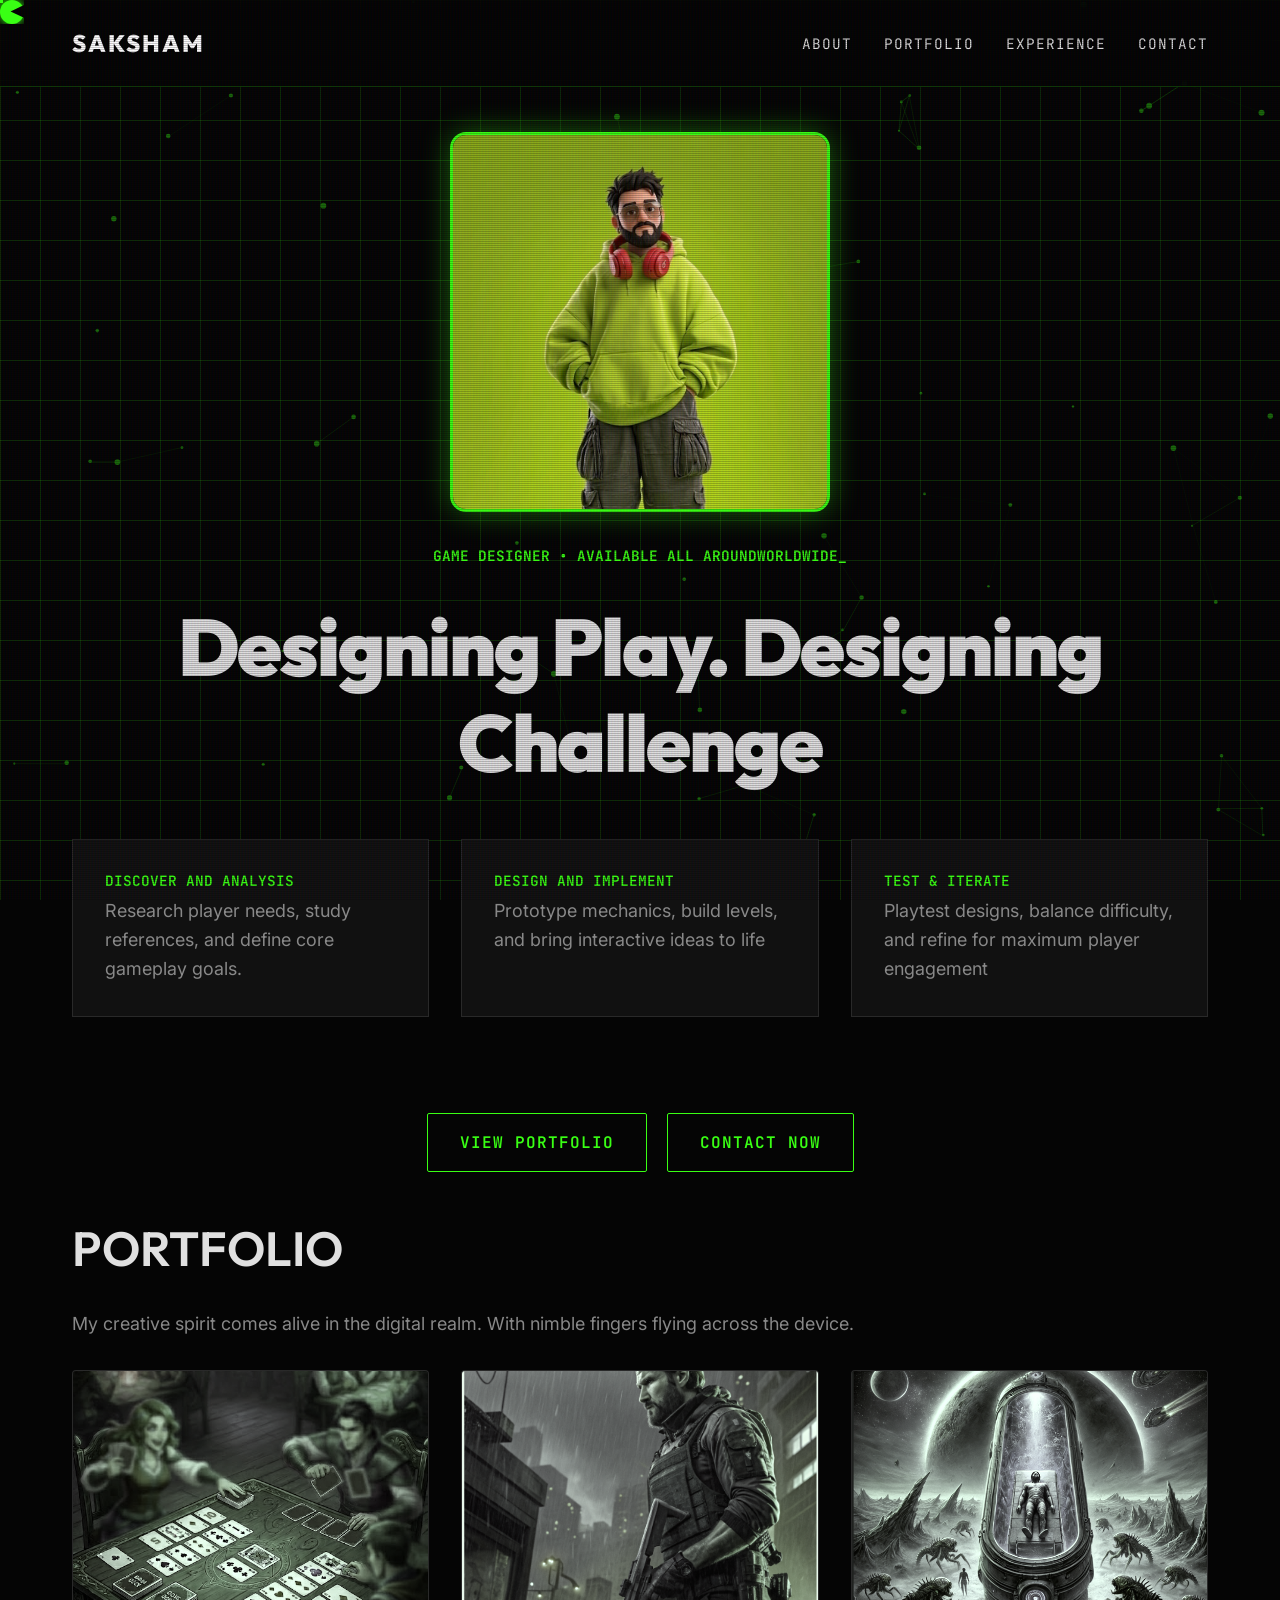
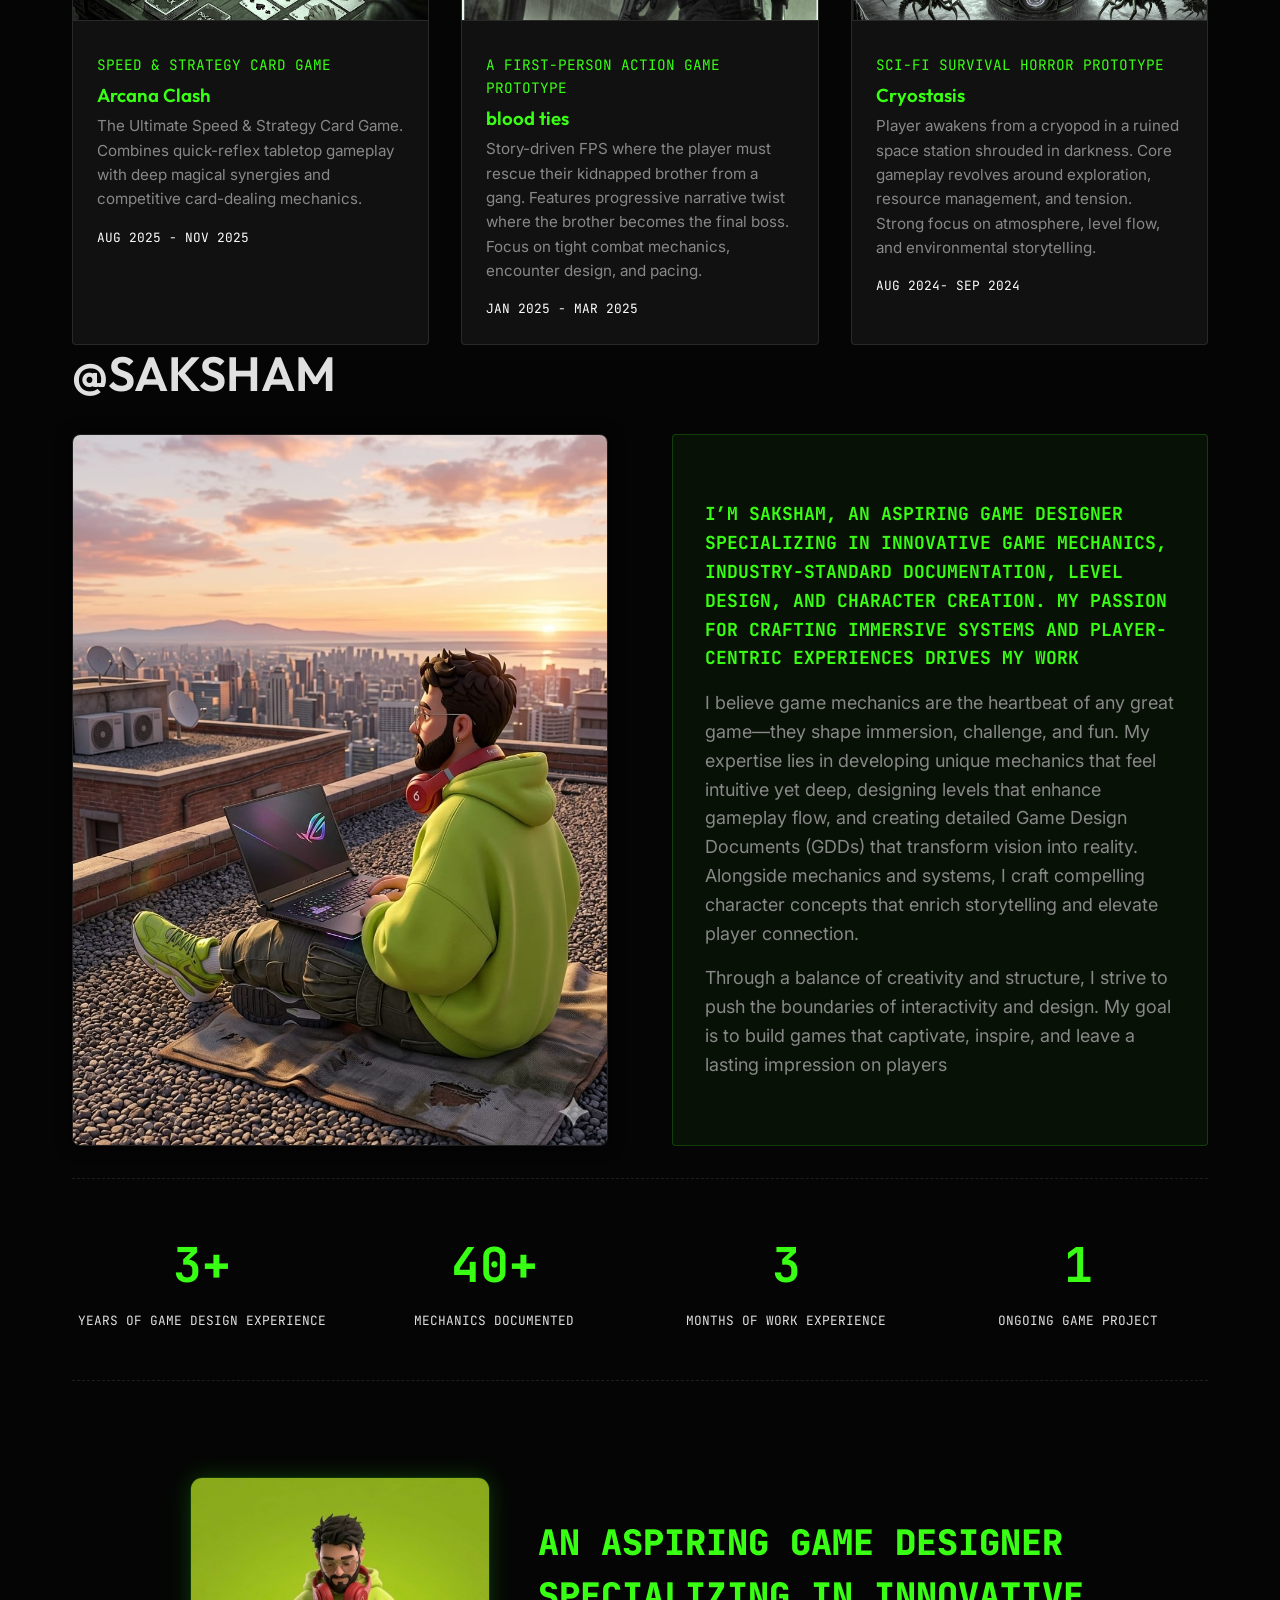
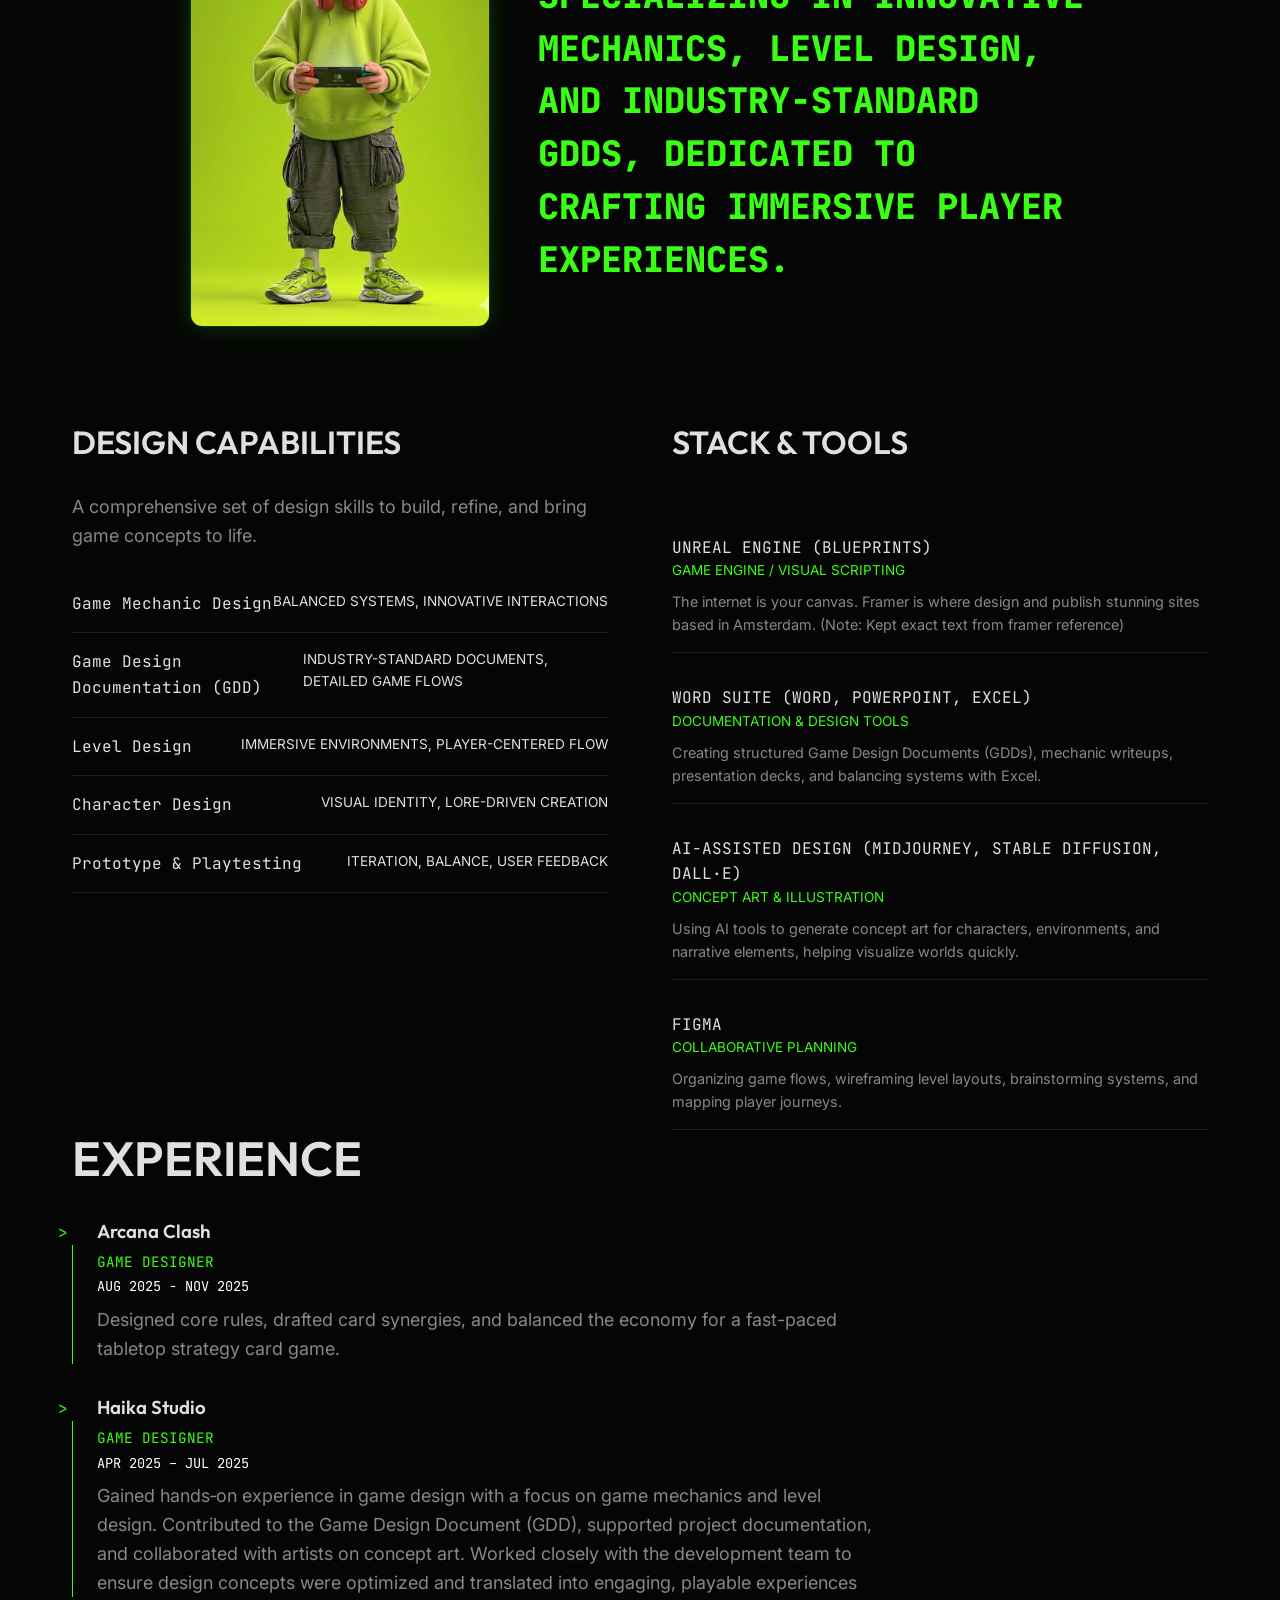
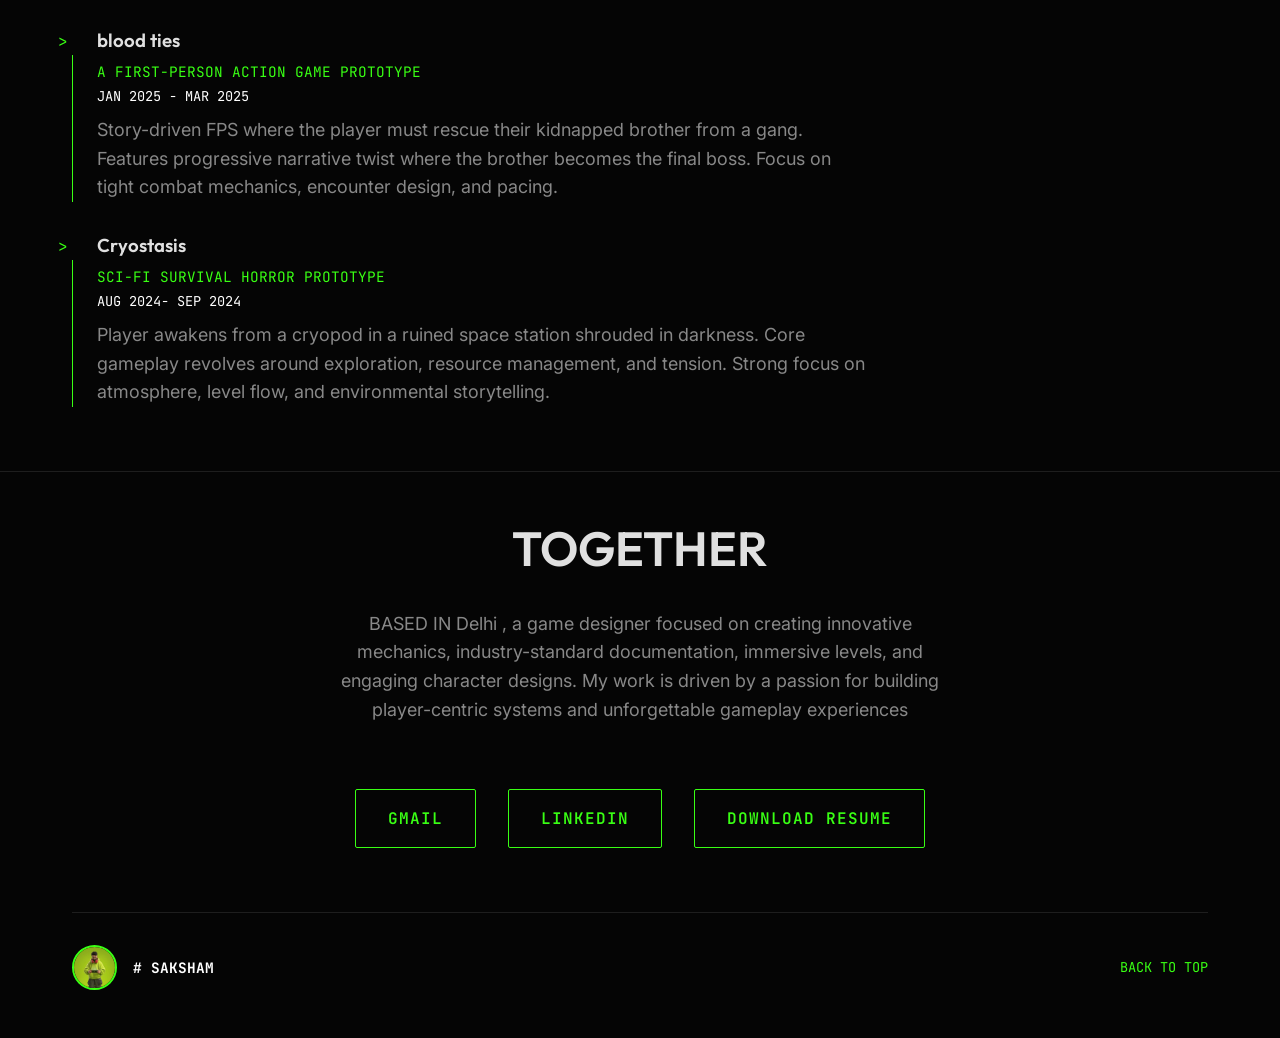
<file: index.html>
<!DOCTYPE html>
<html lang="en">
<head>
    <meta charset="UTF-8">
    <meta name="viewport" content="width=device-width, initial-scale=1.0">
    <title>Saksham Singh | Game Designer</title>
    <meta name="description" content="Portfolio of Saksham Singh, an aspiring Game Designer specializing in innovative game mechanics, level design, and GDDs.">
    <link rel="stylesheet" href="css/style.css">
    <style>
        .avatar-placeholder {
            width: 100%;
            height: 400px;
            max-width: 600px;
            margin: 2rem auto;
            border: 2px dashed var(--accent-color);
            background: rgba(57, 255, 20, 0.05);
            display: flex;
            align-items: center;
            justify-content: center;
            color: var(--accent-color);
            font-family: var(--font-mono);
            font-size: 1.2rem;
            text-transform: uppercase;
            letter-spacing: 1px;
            text-align: center;
            padding: 1rem;
        }
        .process-list {
            display: grid;
            grid-template-columns: repeat(auto-fit, minmax(280px, 1fr));
            gap: 2rem;
            margin-top: 3rem;
            margin-bottom: 4rem;
        }
        .process-item {
            padding: 2rem;
            border: 1px solid var(--border-color);
            background: var(--bg-surface);
            transition: var(--transition);
        }
        .process-item:hover {
            border-color: var(--accent-color);
            box-shadow: 0 0 15px var(--accent-glow);
        }
    </style>
</head>
<body>
    <div class="cursor-dot"></div>
    <div class="pacman-chaser"></div>

    <header>
        <div class="container">
            <nav>
                <div class="logo glitch-hover">SAKSHAM</div>
                <div class="nav-links">
                    <a href="#about">ABOUT</a>
                    <a href="#portfolio">PORTFOLIO</a>
                    <a href="#experience">EXPERIENCE</a>
                    <a href="#contact">CONTACT</a>
                </div>
            </nav>
        </div>
    </header>

    <main>
        <section id="hero" class="hero container" style="text-align: center;">
            
            <div class="hero-avatar-container">
                <img src="assets/avatar.jpg.jpeg" alt="Saksham and Pacman" class="floating-avatar">
            </div>

            <p class="tagline mono typing">Game Designer • Available ALL AROUNdworldwidE</p>
            <h1 class="glitch-hover" style="margin-top: 1rem; font-weight: 900; letter-spacing: -2px;">Designing Play. Designing Challenge</h1>

            <div class="process-list" style="text-align: left;">
                <div class="process-item">
                    <h3 class="mono" style="color: var(--accent-color); margin-bottom: 0.5rem;">Discover and Analysis</h3>
                    <p>Research player needs, study references, and define core gameplay goals.</p>
                </div>
                <div class="process-item">
                    <h3 class="mono" style="color: var(--accent-color); margin-bottom: 0.5rem;">Design and Implement</h3>
                    <p>Prototype mechanics, build levels, and bring interactive ideas to life</p>
                </div>
                <div class="process-item">
                    <h3 class="mono" style="color: var(--accent-color); margin-bottom: 0.5rem;">Test & Iterate</h3>
                    <p>Playtest designs, balance difficulty, and refine for maximum player engagement</p>
                </div>
            </div>
            
            <div>
                <a href="#portfolio" class="btn">View Portfolio</a>
                <a href="#contact" class="btn" style="margin-left: 1rem;">Contact Now</a>
            </div>
        </section>

        <section id="portfolio" class="container">
            <h2 class="glitch-hover">Portfolio</h2>
            <p>My creative spirit comes alive in the digital realm. With nimble fingers flying across the device.</p>
            <div class="projects-grid">
                <a href="projects/arcana-clash.html" class="project-card">
                    <img src="assets/arcana-clash-cover.png.jpg" alt="Arcana Clash Concept" class="project-img">
                    <div class="project-info">
                        <p class="mono" style="color: var(--accent-color); margin-bottom: 0.5rem;">Speed & Strategy Card Game</p>
                        <h3 class="glitch-hover">Arcana Clash</h3>
                        <p style="margin-top: 0.5rem; font-size: 0.95rem;">The Ultimate Speed & Strategy Card Game. Combines quick-reflex tabletop gameplay with deep magical synergies and competitive card-dealing mechanics.</p>
                        <p class="mono" style="margin-top: 1rem; font-size: 0.8rem; color: #fff;">Aug 2025 - Nov 2025</p>
                    </div>
                </a>

                <a href="projects/blood-ties.html" class="project-card">
                    <img src="assets/blood-ties-cover.png.png" alt="Blood Ties Concept" class="project-img">
                    <div class="project-info">
                        <p class="mono" style="color: var(--accent-color); margin-bottom: 0.5rem;">A first-person action game prototype</p>
                        <h3 class="glitch-hover">blood ties</h3>
                        <p style="margin-top: 0.5rem; font-size: 0.95rem;">Story-driven FPS where the player must rescue their kidnapped brother from a gang. Features progressive narrative twist where the brother becomes the final boss. Focus on tight combat mechanics, encounter design, and pacing.</p>
                        <p class="mono" style="margin-top: 1rem; font-size: 0.8rem; color: #fff;">JAN 2025 - MAR 2025</p>
                    </div>
                </a>

                <a href="projects/cryostasis.html" class="project-card">
                    <img src="assets/cryostasis-cover.png.png" alt="Cryostasis Concept" class="project-img">
                    <div class="project-info">
                        <p class="mono" style="color: var(--accent-color); margin-bottom: 0.5rem;">Sci-fi survival horror prototype</p>
                        <h3 class="glitch-hover">Cryostasis</h3>
                        <p style="margin-top: 0.5rem; font-size: 0.95rem;">Player awakens from a cryopod in a ruined space station shrouded in darkness. Core gameplay revolves around exploration, resource management, and tension. Strong focus on atmosphere, level flow, and environmental storytelling.</p>
                        <p class="mono" style="margin-top: 1rem; font-size: 0.8rem; color: #fff;">Aug 2024- Sep 2024</p>
                    </div>
                </a>
            </div>
        </section>

        <section id="about" class="container">
            <h2 class="glitch-hover">@Saksham</h2>
            
            <div class="grid-2" style="margin-bottom: 2rem; align-items: stretch;">
                <div class="about-image-container">
                    <img src="assets/avatar-roof.jpg.jpeg" alt="Saksham working on a roof" class="about-avatar-img">
                </div>
                <div style="background: rgba(57, 255, 20, 0.05); border: 1px solid var(--accent-glow); padding: 2rem; border-radius: 4px; display: flex; flex-direction: column; justify-content: center;">
                    <p style="color: var(--accent-color); font-family: var(--font-mono); margin-bottom: 1rem; font-weight: bold; text-transform: uppercase;">
                        I’M SAKSHAM, AN ASPIRING GAME DESIGNER SPECIALIZING IN INNOVATIVE GAME MECHANICS, INDUSTRY-STANDARD DOCUMENTATION, LEVEL DESIGN, AND CHARACTER CREATION. MY PASSION FOR CRAFTING IMMERSIVE SYSTEMS AND PLAYER-CENTRIC EXPERIENCES DRIVES MY WORK
                    </p>
                    <p style="margin-bottom: 1rem;">
                        I believe game mechanics are the heartbeat of any great game—they shape immersion, challenge, and fun. My expertise lies in developing unique mechanics that feel intuitive yet deep, designing levels that enhance gameplay flow, and creating detailed Game Design Documents (GDDs) that transform vision into reality. Alongside mechanics and systems, I craft compelling character concepts that enrich storytelling and elevate player connection.
                    </p>
                    <p>
                        Through a balance of creativity and structure, I strive to push the boundaries of interactivity and design. My goal is to build games that captivate, inspire, and leave a lasting impression on players
                    </p>
                </div>
            </div>

            <!-- Stats Component -->
            <div class="stats-grid">
                <div class="stat-card">
                    <div class="stat-number">3+</div>
                    <div class="mono" style="font-size: 0.8rem;">YEARS of Game Design Experience</div>
                </div>
                <div class="stat-card">
                    <div class="stat-number">40+</div>
                    <div class="mono" style="font-size: 0.8rem;">Mechanics Documented</div>
                </div>
                <div class="stat-card">
                    <div class="stat-number">3</div>
                    <div class="mono" style="font-size: 0.8rem;">months of work experience</div>
                </div>
                <div class="stat-card">
                    <div class="stat-number">1</div>
                    <div class="mono" style="font-size: 0.8rem;">ONGOING GAME PROJECT</div>
                </div>
            </div>
            
            <div class="avatar-banner-wrapper">
                <img src="assets/avatar-switch.jpg.jpeg" alt="Saksham Design Philosophy" class="banner-avatar">
                <div class="banner-text">AN ASPIRING GAME DESIGNER SPECIALIZING IN INNOVATIVE MECHANICS, LEVEL DESIGN, AND INDUSTRY-STANDARD GDDs, DEDICATED TO CRAFTING IMMERSIVE PLAYER EXPERIENCES.</div>
            </div>

            <div class="grid-2">
                <div>
                    <h2 class="glitch-hover" style="font-size: 2rem;">DESIGN CAPABILITIES</h2>
                    <p style="margin-bottom: 1.5rem;">A comprehensive set of design skills to build, refine, and bring game concepts to life.</p>
                    <ul class="skill-list" style="list-style: none;">
                        <li>
                            <span class="skill-name">Game Mechanic Design</span>
                            <span class="skill-desc" style="font-size: 0.85rem;">BALANCED SYSTEMS, INNOVATIVE INTERACTIONS</span>
                        </li>
                        <li>
                            <span class="skill-name">Game Design Documentation (GDD)</span>
                            <span class="skill-desc" style="font-size: 0.85rem;">INDUSTRY-STANDARD DOCUMENTS, DETAILED GAME FLOWS</span>
                        </li>
                        <li>
                            <span class="skill-name">Level Design</span>
                            <span class="skill-desc" style="font-size: 0.85rem;">IMMERSIVE ENVIRONMENTS, PLAYER-CENTERED FLOW</span>
                        </li>
                        <li>
                            <span class="skill-name">Character Design</span>
                            <span class="skill-desc" style="font-size: 0.85rem;">VISUAL IDENTITY, LORE-DRIVEN CREATION</span>
                        </li>
                        <li>
                            <span class="skill-name">Prototype & Playtesting</span>
                            <span class="skill-desc" style="font-size: 0.85rem;">ITERATION, BALANCE, USER FEEDBACK</span>
                        </li>
                    </ul>
                </div>
                <div>
                    <h2 class="glitch-hover" style="font-size: 2rem;">Stack & Tools</h2>
                    <br>
                    <ul class="skill-list" style="list-style: none;">
                        <li style="flex-direction: column;">
                            <span class="skill-name">UNREAL ENGINE (BLUEPRINTS)</span>
                            <span class="skill-desc" style="font-size: 0.85rem; color: var(--accent-color); margin-bottom: 0.5rem;">GAME ENGINE / VISUAL SCRIPTING</span>
                            <p style="font-size: 0.9rem;">The internet is your canvas. Framer is where design and publish stunning sites based in Amsterdam. (Note: Kept exact text from framer reference)</p>
                        </li>
                        <li style="flex-direction: column; margin-top: 1rem;">
                            <span class="skill-name">WORD SUITE (WORD, POWERPOINT, EXCEL)</span>
                            <span class="skill-desc" style="font-size: 0.85rem; color: var(--accent-color); margin-bottom: 0.5rem;">DOCUMENTATION & DESIGN TOOLS</span>
                            <p style="font-size: 0.9rem;">Creating structured Game Design Documents (GDDs), mechanic writeups, presentation decks, and balancing systems with Excel.</p>
                        </li>
                        <li style="flex-direction: column; margin-top: 1rem;">
                            <span class="skill-name">AI-ASSISTED DESIGN (MIDJOURNEY, STABLE DIFFUSION, DALL·E)</span>
                            <span class="skill-desc" style="font-size: 0.85rem; color: var(--accent-color); margin-bottom: 0.5rem;">CONCEPT ART & ILLUSTRATION</span>
                            <p style="font-size: 0.9rem;">Using AI tools to generate concept art for characters, environments, and narrative elements, helping visualize worlds quickly.</p>
                        </li>
                        <li style="flex-direction: column; margin-top: 1rem;">
                            <span class="skill-name">FIGMA</span>
                            <span class="skill-desc" style="font-size: 0.85rem; color: var(--accent-color); margin-bottom: 0.5rem;">COLLABORATIVE PLANNING</span>
                            <p style="font-size: 0.9rem;">Organizing game flows, wireframing level layouts, brainstorming systems, and mapping player journeys.</p>
                        </li>
                    </ul>
                </div>
            </div>
        </section>

        <section id="experience" class="container">
            <h2 class="glitch-hover">EXPERIENCE</h2>
            <div style="max-width: 800px; margin-top: 2rem;">
                <div class="exp-item">
                    <h3 style="margin: 0.5rem 0;">Arcana Clash</h3>
                    <p class="mono" style="color: var(--accent-color); margin-bottom: 0.2rem;">Game Designer</p>
                    <p class="mono" style="color: #fff; margin-bottom: 0.5rem; font-size: 0.85rem;">Aug 2025 - Nov 2025</p>
                    <p>Designed core rules, drafted card synergies, and balanced the economy for a fast-paced tabletop strategy card game.</p>
                </div>
                <div class="exp-item">
                    <h3 style="margin: 0.5rem 0;">Haika Studio</h3>
                    <p class="mono" style="color: var(--accent-color); margin-bottom: 0.2rem;">Game Designer</p>
                    <p class="mono" style="color: #fff; margin-bottom: 0.5rem; font-size: 0.85rem;">Apr 2025 – Jul 2025</p>
                    <p>Gained hands‑on experience in game design with a focus on game mechanics and level design. Contributed to the Game Design Document (GDD), supported project documentation, and collaborated with artists on concept art. Worked closely with the development team to ensure design concepts were optimized and translated into engaging, playable experiences</p>
                </div>
                <div class="exp-item">
                    <h3 style="margin: 0.5rem 0;">blood ties</h3>
                    <p class="mono" style="color: var(--accent-color); margin-bottom: 0.2rem;">A first-person action game prototype</p>
                    <p class="mono" style="color: #fff; margin-bottom: 0.5rem; font-size: 0.85rem;">JAN 2025 - MAR 2025</p>
                    <p>Story-driven FPS where the player must rescue their kidnapped brother from a gang. Features progressive narrative twist where the brother becomes the final boss. Focus on tight combat mechanics, encounter design, and pacing.</p>
                </div>
                <div class="exp-item">
                    <h3 style="margin: 0.5rem 0;">Cryostasis</h3>
                    <p class="mono" style="color: var(--accent-color); margin-bottom: 0.2rem;">Sci-fi survival horror prototype</p>
                    <p class="mono" style="color: #fff; margin-bottom: 0.5rem; font-size: 0.85rem;">Aug 2024- Sep 2024</p>
                    <p>Player awakens from a cryopod in a ruined space station shrouded in darkness. Core gameplay revolves around exploration, resource management, and tension. Strong focus on atmosphere, level flow, and environmental storytelling.</p>
                </div>
            </div>
        </section>
    </main>

    <footer id="contact">
        <div class="container">
            <h2 class="glitch-hover" style="margin-bottom: 1rem;">TOGETHER</h2>
            
            <p style="margin-top: 2rem; max-width: 600px; margin-left: auto; margin-right: auto;">BASED IN Delhi , a game designer focused on creating innovative mechanics, industry-standard documentation, immersive levels, and engaging character designs. My work is driven by a passion for building player-centric systems and unforgettable gameplay experiences</p>
            
            <div class="social-links" style="margin-top: 2rem;">
                <a href="mailto:Saksham3979@gmail.com" class="btn">GMAIL</a>
                <a href="https://www.linkedin.com/in/saksham-singh-1373432a5/" target="_blank" class="btn">LinkedIn</a>
                <a href="https://drive.google.com/file/d/1qhVgJQmRGcBz85EK0JZIuz8gSwq7FkEr/view?usp=sharing" target="_blank" class="btn">Download Resume</a>
            </div>
            
            <div style="margin-top: 4rem; padding-top: 2rem; border-top: 1px solid var(--border-color); display: flex; align-items: center; justify-content: space-between;">
                <div style="display: flex; align-items: center; gap: 1rem;">
                    <img src="assets/avatar-switch.jpg.jpeg" alt="Saksham profile" style="width: 45px; height: 45px; border-radius: 50%; border: 2px solid var(--accent-color); object-fit: cover; object-position: top;">
                    <p class="mono" style="font-weight: bold; color: #fff; margin: 0;"># Saksham</p>
                </div>
                <a href="#hero" class="mono" style="font-size: 0.85rem;">Back To Top</a>
            </div>
        </div>
    </footer>

    <script src="js/main.js"></script>
</body>
</html>
</file>
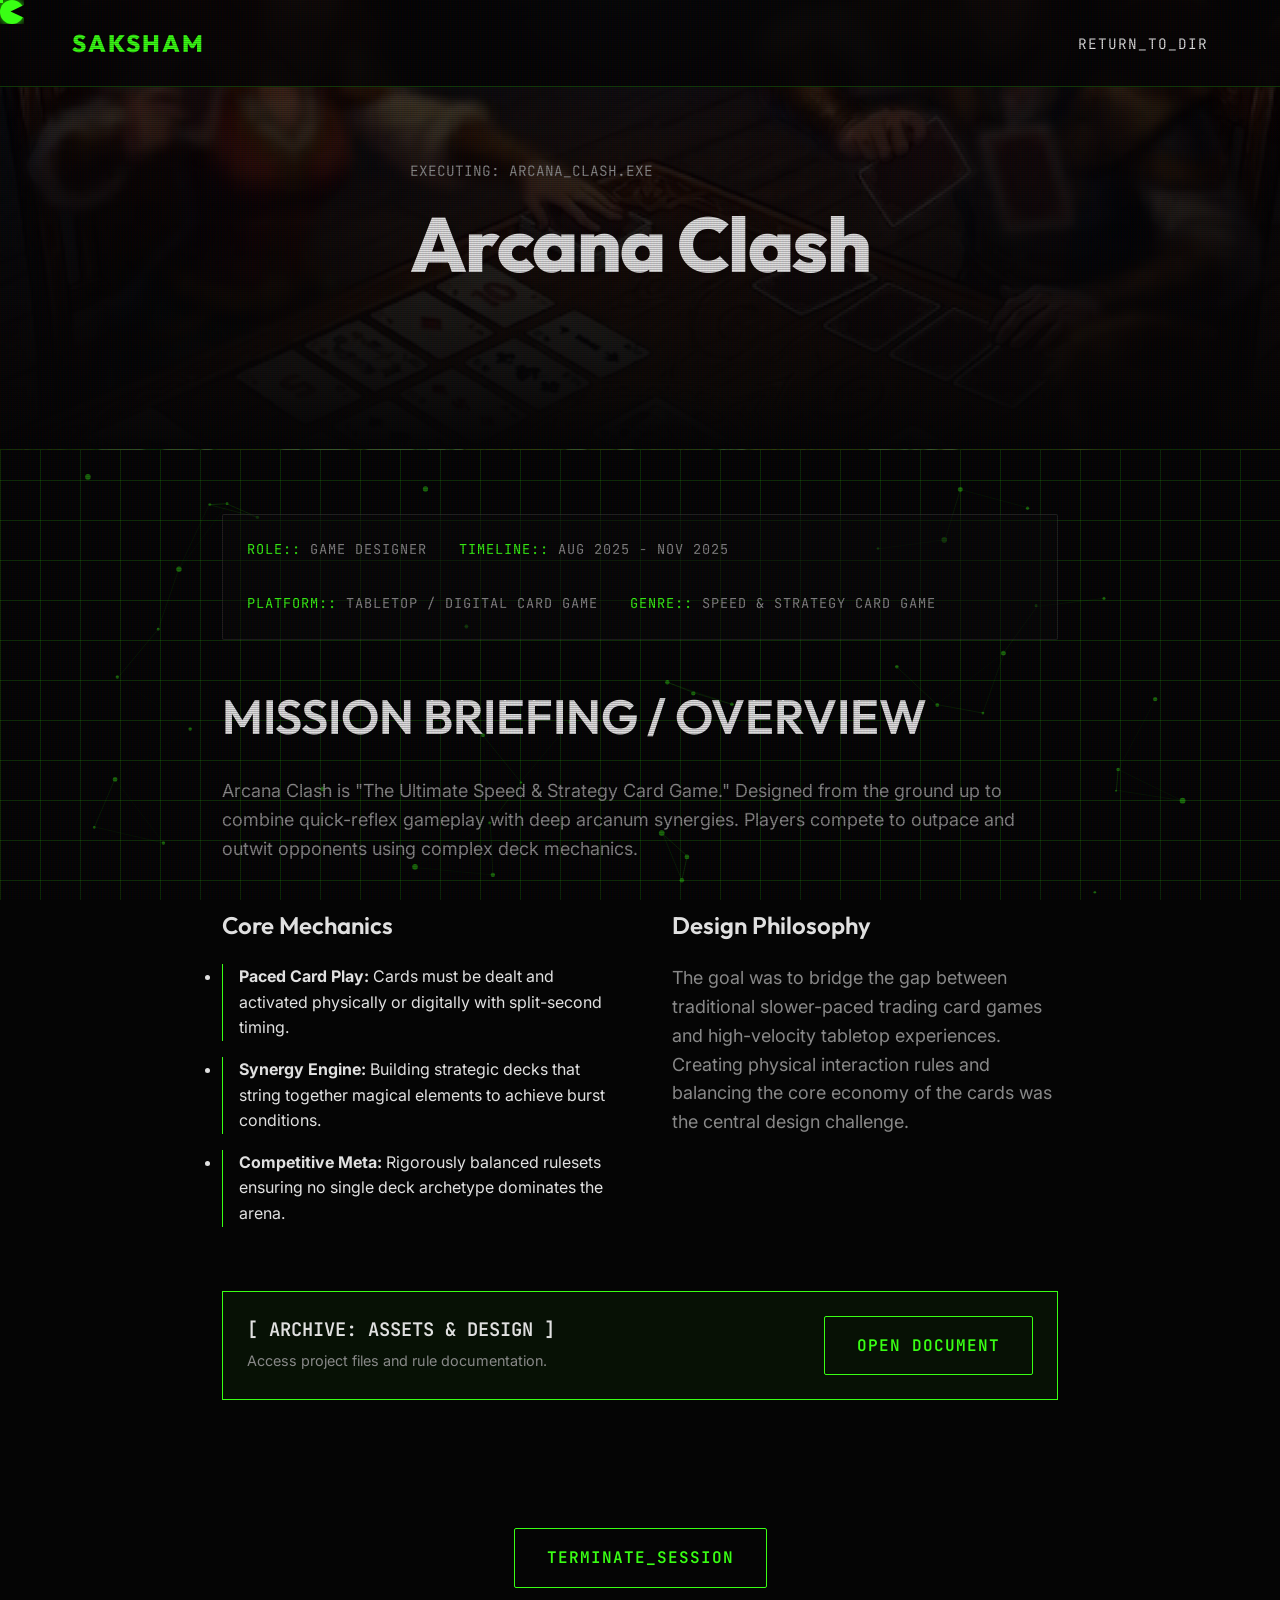
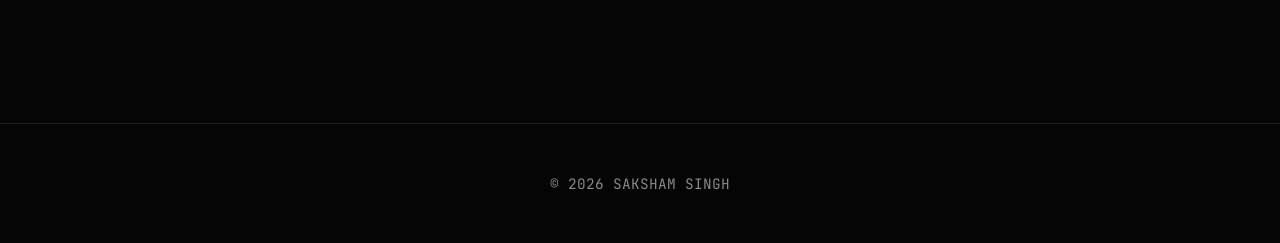
<file: projects/arcana-clash.html>
<!DOCTYPE html>
<html lang="en">
<head>
    <meta charset="UTF-8">
    <meta name="viewport" content="width=device-width, initial-scale=1.0">
    <title>Arcana Clash | Saksham Singh</title>
    <link rel="stylesheet" href="../css/style.css">
    <style>
        .project-hero {
            min-height: 50vh;
            display: flex;
            align-items: center;
            background: linear-gradient(to top, var(--bg-color), transparent), linear-gradient(rgba(0,0,0,0.7), rgba(0,0,0,0.7)), url('../assets/arcana-clash-cover.png.jpg') center/cover;
            border-bottom: 1px solid var(--accent-glow);
        }
        .content-section { max-width: 900px; margin: 0 auto; padding: 4rem 2rem; position: relative; z-index: 1;}
        .meta-list { display: flex; flex-wrap: wrap; gap: 2rem; margin-bottom: 3rem; color: var(--text-secondary); text-transform: uppercase; font-size: 0.85rem; letter-spacing: 1px; font-family: var(--font-mono); border: 1px solid var(--border-color); padding: 1.5rem; background: rgba(10,10,10,0.5); border-radius: 2px;}
        
        .video-container {
            position: relative;
            padding-bottom: 56.25%; /* 16:9 ratio */
            height: 0;
            overflow: hidden;
            border: 1px solid var(--accent-glow);
            margin: 3rem 0;
            background: #000;
        }
        .video-container iframe, .video-container .mock-video {
            position: absolute;
            top: 0;
            left: 0;
            width: 100%;
            height: 100%;
            display: flex;
            align-items: center;
            justify-content: center;
            color: var(--accent-color);
            font-family: var(--font-mono);
            font-size: 1.5rem;
            text-transform: uppercase;
        }

        .gdd-download {
            display: flex;
            align-items: center;
            justify-content: space-between;
            padding: 1.5rem;
            background: rgba(57, 255, 20, 0.05);
            border: 1px solid var(--accent-color);
            margin: 3rem 0;
        }
    </style>
</head>
<body>
    <div class="cursor-dot"></div>
    <div class="pacman-chaser"></div>

    <header>
        <div class="container">
            <nav>
                <div class="logo glitch-hover"><a href="../index.html">SAKSHAM</a></div>
                <div class="nav-links">
                    <a href="../index.html#projects">RETURN_TO_DIR</a>
                </div>
            </nav>
        </div>
    </header>

    <main>
        <section class="project-hero">
            <div class="container">
                <p class="tagline mono typing">EXECUTING: ARCANA_CLASH.EXE</p>
                <h1 class="glitch-hover" style="font-size: clamp(3rem, 6vw, 5rem); margin-top: 1rem;">Arcana Clash</h1>
            </div>
        </section>

        <section class="content-section">
            <div class="meta-list">
                <div><span style="color: var(--accent-color);">ROLE::</span> Game Designer</div>
                <div><span style="color: var(--accent-color);">TIMELINE::</span> Aug 2025 - Nov 2025</div>
                <div><span style="color: var(--accent-color);">PLATFORM::</span> Tabletop / Digital Card Game</div>
                <div><span style="color: var(--accent-color);">GENRE::</span> Speed & Strategy Card Game</div>
            </div>

            <h2 class="glitch-hover" style="margin-top: 2rem;">Mission Briefing / Overview</h2>
            <p>Arcana Clash is "The Ultimate Speed & Strategy Card Game." Designed from the ground up to combine quick-reflex gameplay with deep arcanum synergies. Players compete to outpace and outwit opponents using complex deck mechanics.</p>

            <div class="grid-2" style="margin-top: 3rem;">
                <div>
                    <h3 class="glitch-hover" style="margin-bottom: 1.5rem; font-size: 1.5rem;">Core Mechanics</h3>
                    <ul>
                        <li style="margin-bottom: 1rem; padding-left: 1rem; border-left: 1px solid var(--accent-color);"><strong>Paced Card Play:</strong> Cards must be dealt and activated physically or digitally with split-second timing.</li>
                        <li style="margin-bottom: 1rem; padding-left: 1rem; border-left: 1px solid var(--accent-color);"><strong>Synergy Engine:</strong> Building strategic decks that string together magical elements to achieve burst conditions.</li>
                        <li style="margin-bottom: 1rem; padding-left: 1rem; border-left: 1px solid var(--accent-color);"><strong>Competitive Meta:</strong> Rigorously balanced rulesets ensuring no single deck archetype dominates the arena.</li>
                    </ul>
                </div>
                <div>
                    <h3 class="glitch-hover" style="margin-bottom: 1.5rem; font-size: 1.5rem;">Design Philosophy</h3>
                    <p>The goal was to bridge the gap between traditional slower-paced trading card games and high-velocity tabletop experiences. Creating physical interaction rules and balancing the core economy of the cards was the central design challenge.</p>
                </div>
            </div>

            <div class="gdd-download">
                <div>
                    <h3 style="margin-bottom: 0.5rem; font-family: var(--font-mono);">[ ARCHIVE: ASSETS & DESIGN ]</h3>
                    <p style="font-size: 0.9rem; margin: 0;">Access project files and rule documentation.</p>
                </div>
                <a href="https://drive.google.com/file/d/1a0Huqi6LhxjJ76LWLRZVJxdfje_rN1gX/view?usp=drive_link" target="_blank" class="btn" style="margin: 0;">OPEN DOCUMENT</a>
            </div>

            <div style="margin-top: 6rem; text-align: center;">
                <a href="../index.html#projects" class="btn">TERMINATE_SESSION</a>
            </div>
        </section>
    </main>

    <footer>
        <p class="mono">&copy; 2026 SAKSHAM SINGH</p>
    </footer>

    <script src="../js/main.js"></script>
</body>
</html>
</file>
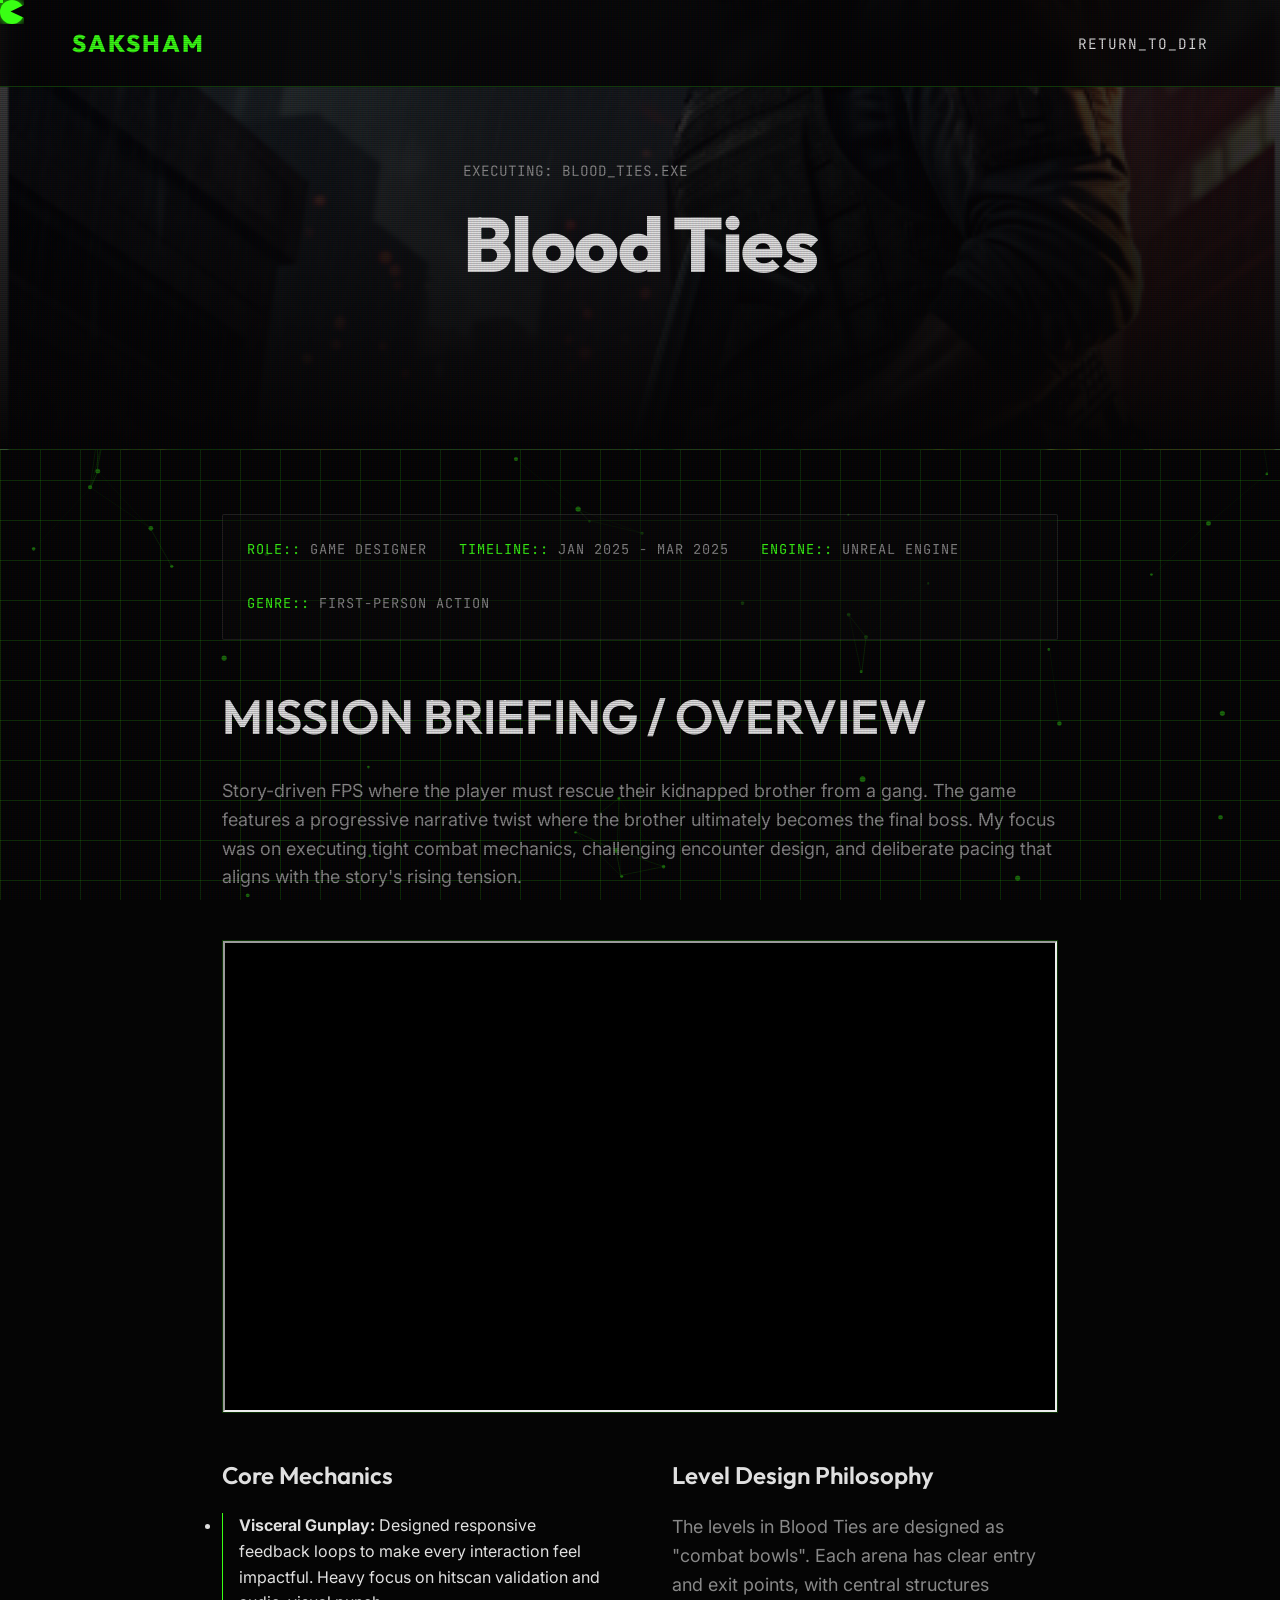
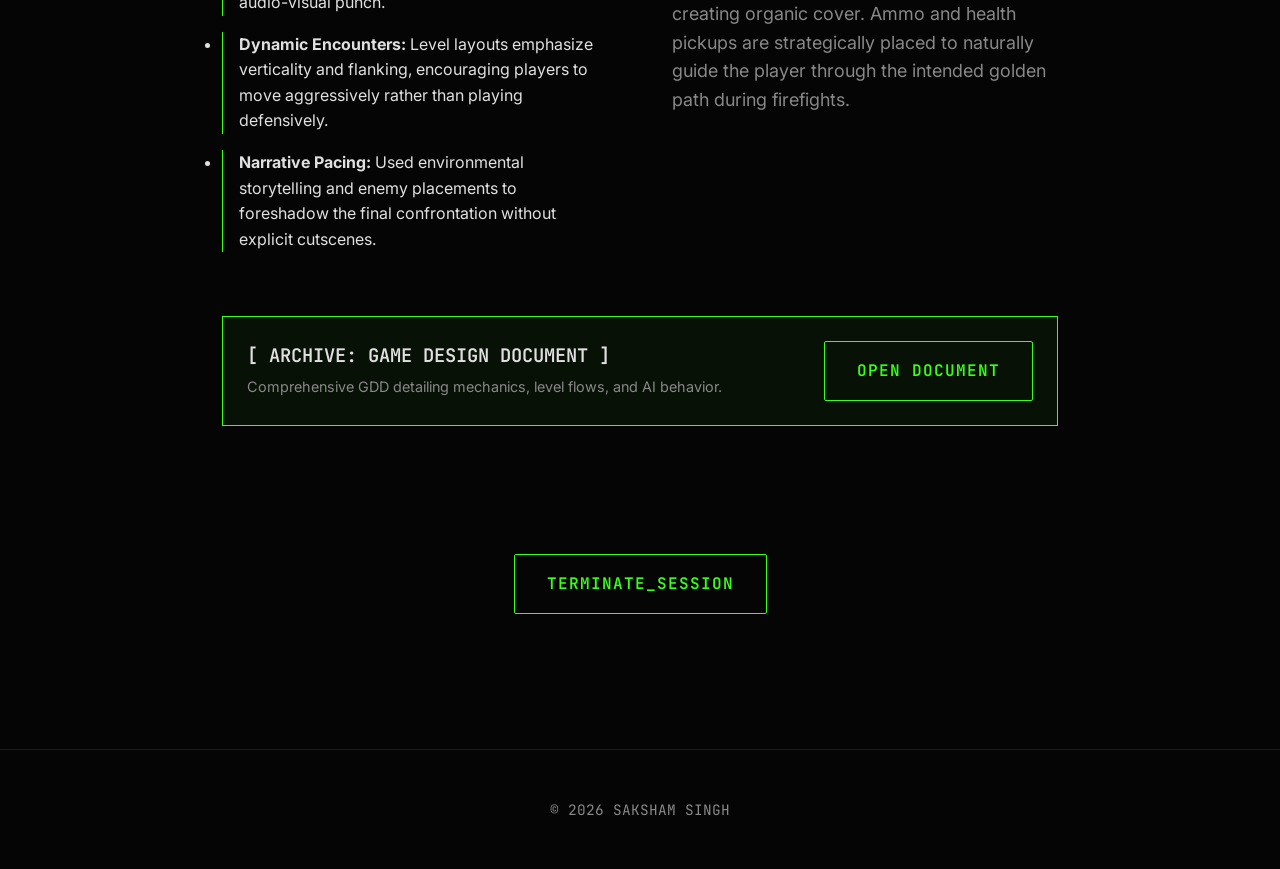
<file: projects/blood-ties.html>
<!DOCTYPE html>
<html lang="en">
<head>
    <meta charset="UTF-8">
    <meta name="viewport" content="width=device-width, initial-scale=1.0">
    <title>Blood Ties | Saksham Singh</title>
    <link rel="stylesheet" href="../css/style.css">
    <style>
        .project-hero {
            min-height: 50vh;
            display: flex;
            align-items: center;
            background: linear-gradient(to top, var(--bg-color), transparent), linear-gradient(rgba(0,0,0,0.7), rgba(0,0,0,0.7)), url('../assets/blood-ties-cover.png.png') center/cover;
            border-bottom: 1px solid var(--accent-glow);
        }
        .content-section { max-width: 900px; margin: 0 auto; padding: 4rem 2rem; position: relative; z-index: 1;}
        .meta-list { display: flex; flex-wrap: wrap; gap: 2rem; margin-bottom: 3rem; color: var(--text-secondary); text-transform: uppercase; font-size: 0.85rem; letter-spacing: 1px; font-family: var(--font-mono); border: 1px solid var(--border-color); padding: 1.5rem; background: rgba(10,10,10,0.5); border-radius: 2px;}
        
        .video-container {
            position: relative;
            padding-bottom: 56.25%; /* 16:9 ratio */
            height: 0;
            overflow: hidden;
            border: 1px solid var(--accent-glow);
            margin: 3rem 0;
            background: #000;
        }
        .video-container iframe, .video-container .mock-video {
            position: absolute;
            top: 0;
            left: 0;
            width: 100%;
            height: 100%;
            display: flex;
            align-items: center;
            justify-content: center;
            color: var(--accent-color);
            font-family: var(--font-mono);
            font-size: 1.5rem;
            text-transform: uppercase;
        }

        .gdd-download {
            display: flex;
            align-items: center;
            justify-content: space-between;
            padding: 1.5rem;
            background: rgba(57, 255, 20, 0.05);
            border: 1px solid var(--accent-color);
            margin: 3rem 0;
        }
    </style>
</head>
<body>
    <div class="cursor-dot"></div>
    <div class="pacman-chaser"></div>

    <header>
        <div class="container">
            <nav>
                <div class="logo glitch-hover"><a href="../index.html">SAKSHAM</a></div>
                <div class="nav-links">
                    <a href="../index.html#projects">RETURN_TO_DIR</a>
                </div>
            </nav>
        </div>
    </header>

    <main>
        <section class="project-hero">
            <div class="container">
                <p class="tagline mono typing">EXECUTING: BLOOD_TIES.EXE</p>
                <h1 class="glitch-hover" style="font-size: clamp(3rem, 6vw, 5rem); margin-top: 1rem;">Blood Ties</h1>
            </div>
        </section>

        <section class="content-section">
            <div class="meta-list">
                <div><span style="color: var(--accent-color);">ROLE::</span> Game Designer</div>
                <div><span style="color: var(--accent-color);">TIMELINE::</span> Jan 2025 - Mar 2025</div>
                <div><span style="color: var(--accent-color);">ENGINE::</span> Unreal Engine</div>
                <div><span style="color: var(--accent-color);">GENRE::</span> First-Person Action</div>
            </div>

            <h2 class="glitch-hover" style="margin-top: 2rem;">Mission Briefing / Overview</h2>
            <p>Story-driven FPS where the player must rescue their kidnapped brother from a gang. The game features a progressive narrative twist where the brother ultimately becomes the final boss. My focus was on executing tight combat mechanics, challenging encounter design, and deliberate pacing that aligns with the story's rising tension.</p>

            <div class="video-container">
                <iframe src="https://drive.google.com/file/d/15l9tSExgWbG7ioNcpaAI8l4ACJxEaevG/preview" allow="autoplay" allowfullscreen></iframe>
            </div>

            <div class="grid-2" style="margin-top: 3rem;">
                <div>
                    <h3 class="glitch-hover" style="margin-bottom: 1.5rem; font-size: 1.5rem;">Core Mechanics</h3>
                    <ul>
                        <li style="margin-bottom: 1rem; padding-left: 1rem; border-left: 1px solid var(--accent-color);"><strong>Visceral Gunplay:</strong> Designed responsive feedback loops to make every interaction feel impactful. Heavy focus on hitscan validation and audio-visual punch.</li>
                        <li style="margin-bottom: 1rem; padding-left: 1rem; border-left: 1px solid var(--accent-color);"><strong>Dynamic Encounters:</strong> Level layouts emphasize verticality and flanking, encouraging players to move aggressively rather than playing defensively.</li>
                        <li style="margin-bottom: 1rem; padding-left: 1rem; border-left: 1px solid var(--accent-color);"><strong>Narrative Pacing:</strong> Used environmental storytelling and enemy placements to foreshadow the final confrontation without explicit cutscenes.</li>
                    </ul>
                </div>
                <div>
                    <h3 class="glitch-hover" style="margin-bottom: 1.5rem; font-size: 1.5rem;">Level Design Philosophy</h3>
                    <p>The levels in Blood Ties are designed as "combat bowls". Each arena has clear entry and exit points, with central structures creating organic cover. Ammo and health pickups are strategically placed to naturally guide the player through the intended golden path during firefights.</p>
                </div>
            </div>

            <div class="gdd-download">
                <div>
                    <h3 style="margin-bottom: 0.5rem; font-family: var(--font-mono);">[ ARCHIVE: GAME DESIGN DOCUMENT ]</h3>
                    <p style="font-size: 0.9rem; margin: 0;">Comprehensive GDD detailing mechanics, level flows, and AI behavior.</p>
                </div>
                <a href="https://docs.google.com/document/d/1nDIxiBK3AZMPHsR_ktCdB4TbzT1IkeEm/edit?usp=drive_link&ouid=100468510971472993184&rtpof=true&sd=true" target="_blank" class="btn" style="margin: 0;">OPEN DOCUMENT</a>
            </div>

            <div style="margin-top: 6rem; text-align: center;">
                <a href="../index.html#projects" class="btn">TERMINATE_SESSION</a>
            </div>
        </section>
    </main>

    <footer>
        <p class="mono">&copy; 2026 SAKSHAM SINGH</p>
    </footer>

    <script src="../js/main.js"></script>
</body>
</html>
</file>
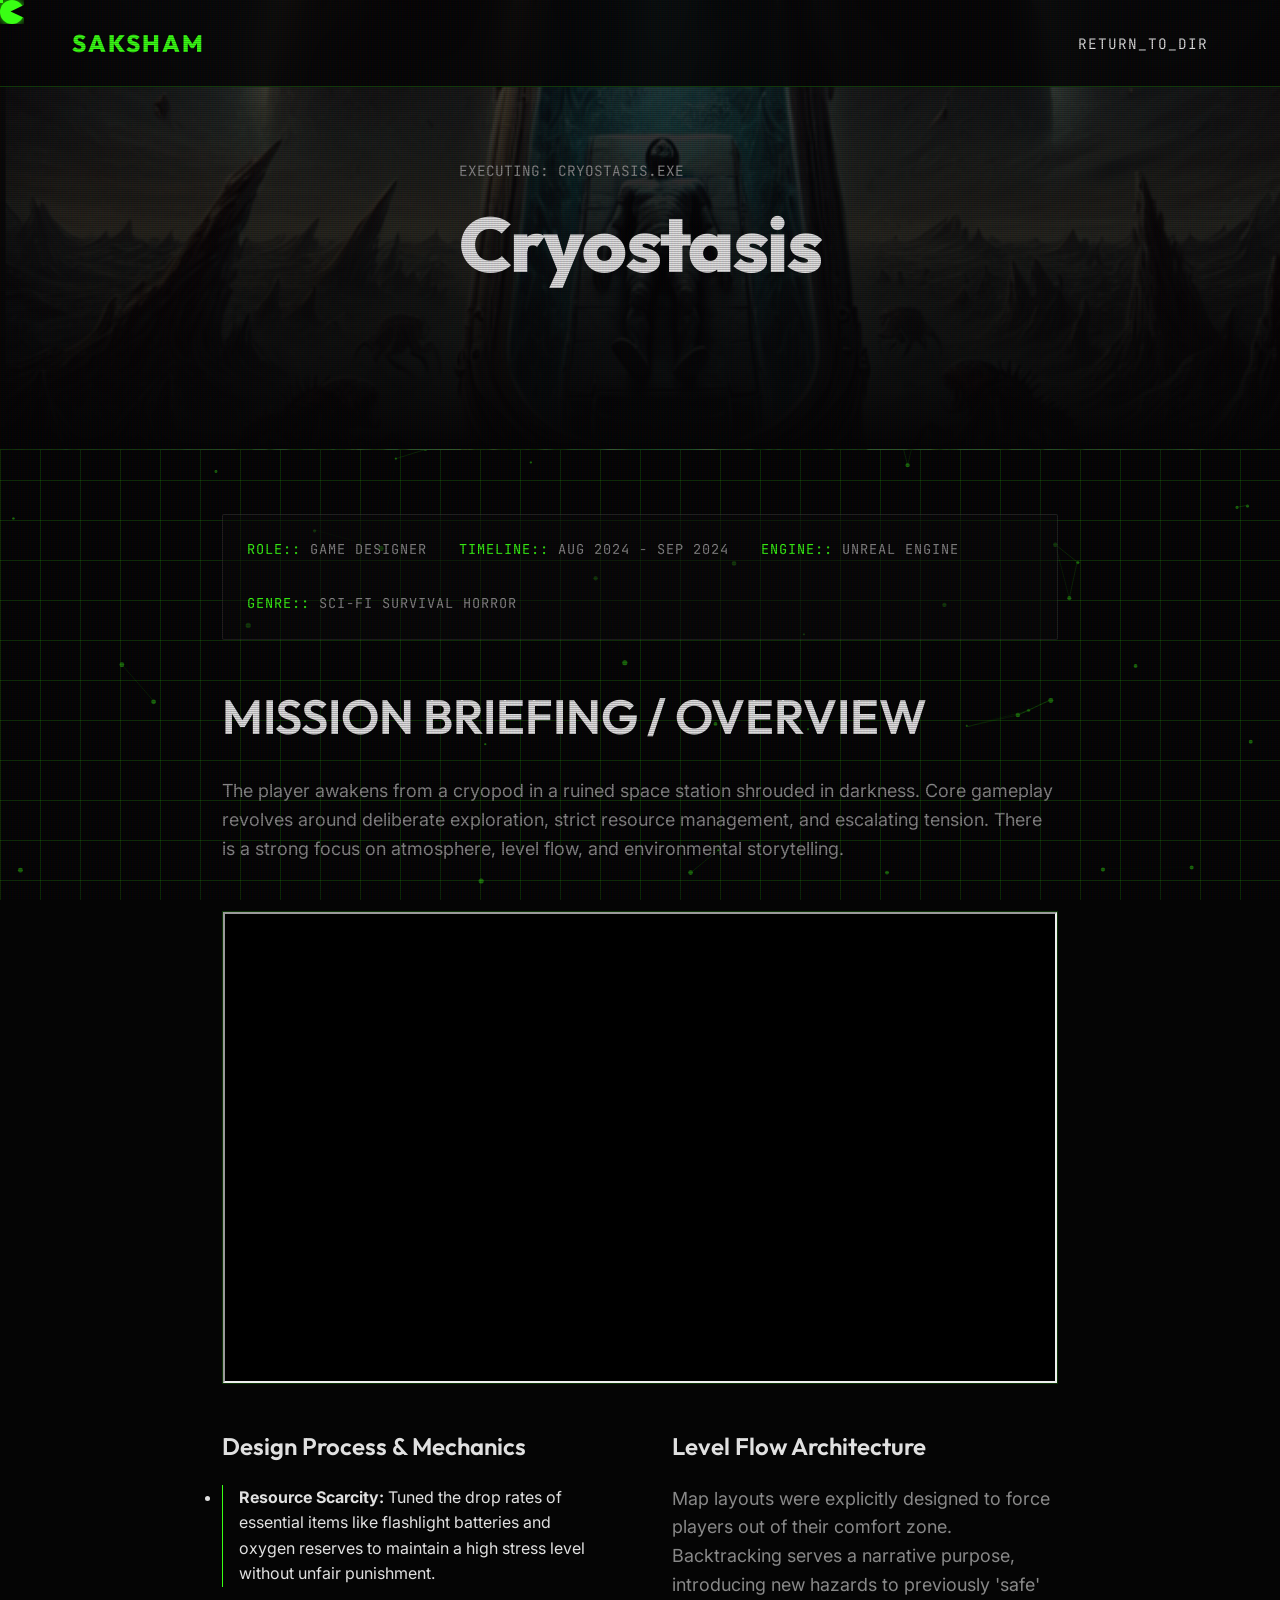
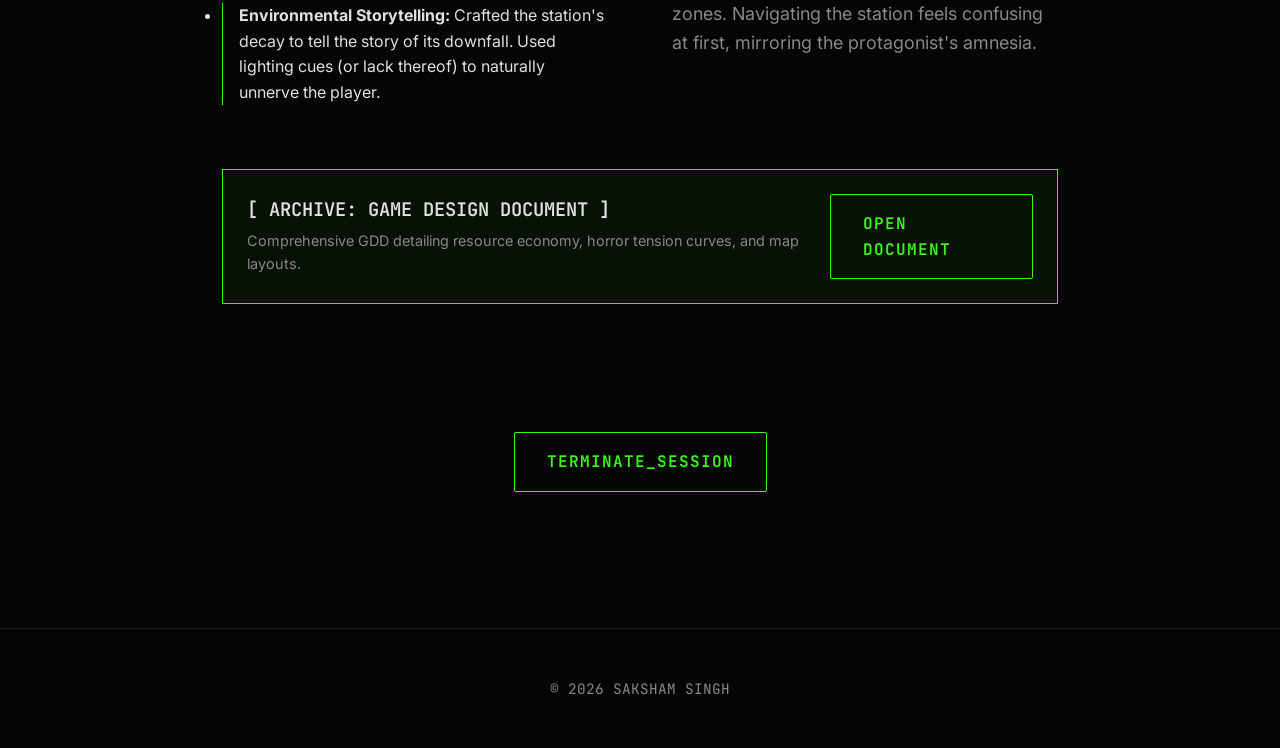
<file: projects/cryostasis.html>
<!DOCTYPE html>
<html lang="en">
<head>
    <meta charset="UTF-8">
    <meta name="viewport" content="width=device-width, initial-scale=1.0">
    <title>Cryostasis | Saksham Singh</title>
    <link rel="stylesheet" href="../css/style.css">
    <style>
        .project-hero {
            min-height: 50vh;
            display: flex;
            align-items: center;
            background: linear-gradient(to top, var(--bg-color), transparent), linear-gradient(rgba(0,0,0,0.7), rgba(0,0,0,0.7)), url('../assets/cryostasis-cover.png.png') center/cover;
            border-bottom: 1px solid var(--accent-glow);
        }
        .content-section { max-width: 900px; margin: 0 auto; padding: 4rem 2rem; position: relative; z-index: 1;}
        .meta-list { display: flex; flex-wrap: wrap; gap: 2rem; margin-bottom: 3rem; color: var(--text-secondary); text-transform: uppercase; font-size: 0.85rem; letter-spacing: 1px; font-family: var(--font-mono); border: 1px solid var(--border-color); padding: 1.5rem; background: rgba(10,10,10,0.5); border-radius: 2px;}
        
        .video-container {
            position: relative;
            padding-bottom: 56.25%; /* 16:9 ratio */
            height: 0;
            overflow: hidden;
            border: 1px solid var(--accent-glow);
            margin: 3rem 0;
            background: #000;
        }
        .video-container iframe, .video-container .mock-video {
            position: absolute;
            top: 0;
            left: 0;
            width: 100%;
            height: 100%;
            display: flex;
            align-items: center;
            justify-content: center;
            color: var(--accent-color);
            font-family: var(--font-mono);
            font-size: 1.5rem;
            text-transform: uppercase;
        }

        .gdd-download {
            display: flex;
            align-items: center;
            justify-content: space-between;
            padding: 1.5rem;
            background: rgba(57, 255, 20, 0.05);
            border: 1px solid var(--accent-color);
            margin: 3rem 0;
        }
    </style>
</head>
<body>
    <div class="cursor-dot"></div>
    <div class="pacman-chaser"></div>

    <header>
        <div class="container">
            <nav>
                <div class="logo glitch-hover"><a href="../index.html">SAKSHAM</a></div>
                <div class="nav-links">
                    <a href="../index.html#projects">RETURN_TO_DIR</a>
                </div>
            </nav>
        </div>
    </header>

    <main>
        <section class="project-hero">
            <div class="container">
                <p class="tagline mono typing">EXECUTING: CRYOSTASIS.EXE</p>
                <h1 class="glitch-hover" style="font-size: clamp(3rem, 6vw, 5rem); margin-top: 1rem;">Cryostasis</h1>
            </div>
        </section>

        <section class="content-section">
            <div class="meta-list">
                <div><span style="color: var(--accent-color);">ROLE::</span> Game Designer</div>
                <div><span style="color: var(--accent-color);">TIMELINE::</span> Aug 2024 - Sep 2024</div>
                <div><span style="color: var(--accent-color);">ENGINE::</span> Unreal Engine</div>
                <div><span style="color: var(--accent-color);">GENRE::</span> Sci-Fi Survival Horror</div>
            </div>

            <h2 class="glitch-hover" style="margin-top: 2rem;">Mission Briefing / Overview</h2>
            <p>The player awakens from a cryopod in a ruined space station shrouded in darkness. Core gameplay revolves around deliberate exploration, strict resource management, and escalating tension. There is a strong focus on atmosphere, level flow, and environmental storytelling.</p>

            <div class="video-container">
                <iframe src="https://drive.google.com/file/d/1F7mwTCJb9w97kqC4KjQtYV98gVnmwXDo/preview" allow="autoplay" allowfullscreen></iframe>
            </div>

            <div class="grid-2" style="margin-top: 3rem;">
                <div>
                    <h3 class="glitch-hover" style="margin-bottom: 1.5rem; font-size: 1.5rem;">Design Process & Mechanics</h3>
                    <ul>
                        <li style="margin-bottom: 1rem; padding-left: 1rem; border-left: 1px solid var(--accent-color);"><strong>Resource Scarcity:</strong> Tuned the drop rates of essential items like flashlight batteries and oxygen reserves to maintain a high stress level without unfair punishment.</li>
                        <li style="margin-bottom: 1rem; padding-left: 1rem; border-left: 1px solid var(--accent-color);"><strong>Environmental Storytelling:</strong> Crafted the station's decay to tell the story of its downfall. Used lighting cues (or lack thereof) to naturally unnerve the player.</li>
                    </ul>
                </div>
                <div>
                    <h3 class="glitch-hover" style="margin-bottom: 1.5rem; font-size: 1.5rem;">Level Flow Architecture</h3>
                    <p>Map layouts were explicitly designed to force players out of their comfort zone. Backtracking serves a narrative purpose, introducing new hazards to previously 'safe' zones. Navigating the station feels confusing at first, mirroring the protagonist's amnesia.</p>
                </div>
            </div>

            <div class="gdd-download">
                <div>
                    <h3 style="margin-bottom: 0.5rem; font-family: var(--font-mono);">[ ARCHIVE: GAME DESIGN DOCUMENT ]</h3>
                    <p style="font-size: 0.9rem; margin: 0;">Comprehensive GDD detailing resource economy, horror tension curves, and map layouts.</p>
                </div>
                <a href="https://docs.google.com/document/d/1DLadzYo5h6LaA7SifPBpa83YCItGYTiEPthHcRpds_0/edit?usp=sharing" target="_blank" class="btn" style="margin: 0;">OPEN DOCUMENT</a>
            </div>

            <div style="margin-top: 6rem; text-align: center;">
                <a href="../index.html#projects" class="btn">TERMINATE_SESSION</a>
            </div>
        </section>
    </main>

    <footer>
        <p class="mono">&copy; 2026 SAKSHAM SINGH</p>
    </footer>

    <script src="../js/main.js"></script>
</body>
</html>
</file>
<file: css/style.css>
@import url('https://fonts.googleapis.com/css2?family=Inter:wght@300;400;500;600&family=Outfit:wght@400;600;800&family=JetBrains+Mono:wght@400;700&display=swap');

:root {
  --bg-color: #050505;
  --bg-surface: #111111;
  --text-primary: #e0e0e0;
  --text-secondary: #888888;
  --accent-color: #39ff14; /* Neon Green */
  --accent-glow: rgba(57, 255, 20, 0.2);
  --border-color: rgba(255, 255, 255, 0.1);
  --transition: all 0.3s cubic-bezier(0.4, 0, 0.2, 1);
  --font-heading: 'Outfit', sans-serif;
  --font-body: 'Inter', sans-serif;
  --font-mono: 'JetBrains Mono', monospace;
}

* {
  margin: 0;
  padding: 0;
  box-sizing: border-box;
  cursor: none; 
}

html {
  scroll-behavior: smooth;
  overflow-x: hidden;
}

body {
  font-family: var(--font-body);
  background-color: var(--bg-color);
  color: var(--text-primary);
  line-height: 1.6;
  overflow-x: hidden;
}

/* Retro Live Grid Background */
body::before {
  content: "";
  position: fixed;
  top: 0; left: 0; width: 100vw; height: 100vh;
  background-image: 
    linear-gradient(rgba(57, 255, 20, 0.15) 1px, transparent 1px),
    linear-gradient(90deg, rgba(57, 255, 20, 0.15) 1px, transparent 1px);
  background-size: 40px 40px;
  background-position: 0 0;
  z-index: -1;
  animation: bg-scroll 4s linear infinite;
  pointer-events: none;
}

@keyframes bg-scroll {
  from { background-position: 0 0; }
  to { background-position: 40px 40px; }
}

/* CRT Scanline Overlay */
body::after {
  content: " ";
  display: block;
  position: fixed;
  top: 0;
  left: 0;
  bottom: 0;
  right: 0;
  background: linear-gradient(rgba(18, 16, 16, 0) 50%, rgba(0, 0, 0, 0.25) 50%), linear-gradient(90deg, rgba(255, 0, 0, 0.06), rgba(0, 255, 0, 0.02), rgba(0, 0, 255, 0.06));
  z-index: 9999;
  background-size: 100% 2px, 3px 100%;
  pointer-events: none;
  opacity: 0.8;
}

/* Custom Game Cursor */
.cursor-dot {
  position: fixed;
  width: 6px;
  height: 6px;
  background-color: var(--accent-color);
  transform: translate(-50%, -50%);
  z-index: 10000;
  pointer-events: none;
  box-shadow: 0 0 10px var(--accent-color);
}

.pacman-chaser {
  position: fixed;
  width: 24px;
  height: 24px;
  border-radius: 50%;
  background: var(--accent-color);
  z-index: 10000;
  pointer-events: none;
  clip-path: polygon(100% 74%, 44% 48%, 100% 21%, 100% 0, 0 0, 0 100%, 100% 100%);
  animation: chomp 0.2s infinite alternate;
  transform-origin: center;
  box-shadow: 0 0 10px var(--accent-color);
}

@keyframes chomp {
    0% { clip-path: polygon(100% 74%, 50% 50%, 100% 21%, 100% 0, 0 0, 0 100%, 100% 100%); }
    100% { clip-path: polygon(100% 50%, 50% 50%, 100% 50%, 100% 0, 0 0, 0 100%, 100% 100%); }
}

/* Typography */
h1, h2, h3, h4, h5, h6 {
  font-family: var(--font-heading);
  font-weight: 600;
  line-height: 1.2;
}

h1 {
  font-size: clamp(3rem, 8vw, 5rem);
  font-weight: 800;
  letter-spacing: -0.02em;
}

h2 {
  font-size: clamp(2rem, 5vw, 3rem);
  margin-bottom: 2rem;
  text-transform: uppercase;
}

p {
  color: var(--text-secondary);
  font-size: 1.125rem;
}

a {
  color: var(--accent-color);
  text-decoration: none;
  transition: var(--transition);
}

/* Utility Classes */
.mono {
    font-family: var(--font-mono);
    font-size: 0.9rem;
    text-transform: uppercase;
}

/* Avatar Integration Styles */
.hero-avatar-container {
    width: 380px;
    height: 380px;
    margin: 2rem auto;
    border-radius: 16px;
    overflow: hidden;
    border: 3px solid var(--accent-color);
    box-shadow: 0 0 30px rgba(57, 255, 20, 0.4);
    animation: float 4s ease-in-out infinite;
}
.floating-avatar {
    width: 100%;
    height: 100%;
    object-fit: cover;
    object-position: top; /* Keeps the face/head visible */
}
@keyframes float {
    0%, 100% { transform: translateY(0); }
    50% { transform: translateY(-15px); }
}

.about-image-container {
    border-radius: 8px;
    overflow: hidden;
    border: 1px solid var(--border-color);
    height: 100%;
    min-height: 300px;
    box-shadow: 0 0 15px rgba(0,0,0,0.8);
}
.about-avatar-img {
    width: 100%;
    height: 100%;
    object-fit: cover;
    display: block;
    transition: transform 0.4s ease;
}
.about-image-container:hover .about-avatar-img {
    transform: scale(1.04);
}

/* Overlapping Text Banner */
/* Side-by-Side Text Banner */
.avatar-banner-wrapper {
    max-width: 900px;
    margin: 6rem auto;
    display: flex;
    align-items: center;
    justify-content: center;
    gap: 3rem; /* Creates breathing room between text and image */
}
.banner-avatar {
    width: 300px;
    height: 450px; /* Makes the viewport a tall rectangle for a standing character */
    border-radius: 12px;
    object-fit: cover;
    object-position: center; /* Adjust to keep whole character visible */
    border: 1px solid var(--accent-glow);
    box-shadow: 0 0 25px rgba(57, 255, 20, 0.2);
    flex-shrink: 0; /* Forces image to keep its size while text auto-adjusts */
}
.banner-text {
    font-family: var(--font-mono);
    font-size: clamp(1.2rem, 3vw, 2.2rem);
    text-align: left;
    line-height: 1.5;
    font-weight: 900;
    color: var(--accent-color);
    text-transform: uppercase;
}
@media (max-width: 768px) {
    .avatar-banner-wrapper {
        flex-direction: column;
        text-align: center;
    }
    .banner-text {
        text-align: center;
    }
}

/* Glitch Effect */
.glitch-hover:hover {
  animation: glitch-skew 0.3s cubic-bezier(0.25, 0.46, 0.45, 0.94) both infinite;
  color: var(--accent-color);
}

@keyframes glitch-skew {
  0% { transform: skew(0deg); }
  20% { transform: skew(-20deg); }
  40% { transform: skew(20deg); }
  60% { transform: skew(-10deg); }
  80% { transform: skew(10deg); }
  100% { transform: skew(0deg); }
}

/* Layout */
.container {
  max-width: 1200px;
  margin: 0 auto;
  padding: 0 2rem;
  position: relative;
  z-index: 1;
}

section {
  padding: 6rem 0;
}

/* Header & Nav */
header {
  position: fixed;
  top: 0;
  width: 100%;
  padding: 1.5rem 0;
  z-index: 100;
  background: rgba(5, 5, 5, 0.85);
  backdrop-filter: blur(10px);
  border-bottom: 1px solid var(--accent-glow);
}

nav {
  display: flex;
  justify-content: space-between;
  align-items: center;
}

.logo {
  font-family: var(--font-heading);
  font-size: 1.5rem;
  font-weight: 800;
  letter-spacing: 2px;
  color: #fff;
}

.nav-links {
  display: flex;
  gap: 2rem;
}

.nav-links a {
  font-size: 0.9rem;
  text-transform: uppercase;
  letter-spacing: 1px;
  color: var(--text-primary);
  font-family: var(--font-mono);
}

.nav-links a:hover {
  color: var(--accent-color);
  text-shadow: 0 0 8px var(--accent-glow);
}

/* Hero Section */
.hero {
  min-height: 100vh;
  display: flex;
  flex-direction: column;
  justify-content: center;
  padding-top: 100px; /* Pushes content down so it clears the fixed header */
  padding-bottom: 40px;
}

.hero p.tagline {
  color: var(--accent-color);
  font-weight: 700;
  font-family: var(--font-mono);
  margin-bottom: 1rem;
}

.hero .typing::after {
  content: '_';
  animation: blink 1s step-end infinite;
}

@keyframes blink {
  50% { opacity: 0; }
}

/* Buttons */
.btn {
  display: inline-block;
  padding: 1rem 2rem;
  border-radius: 2px;
  font-family: var(--font-mono);
  font-weight: 600;
  text-transform: uppercase;
  letter-spacing: 1px;
  transition: var(--transition);
  border: 1px solid var(--accent-color);
  margin-top: 2rem;
  background: transparent;
  color: var(--accent-color);
  position: relative;
  overflow: hidden;
}

.btn::before {
  content: '';
  position: absolute;
  top: 0; left: 0; width: 100%; height: 100%;
  background: var(--accent-color);
  transform: scaleX(0);
  transform-origin: right;
  transition: transform 0.3s ease;
  z-index: -1;
}

.btn:hover::before {
  transform: scaleX(1);
  transform-origin: left;
}

.btn:hover {
  color: var(--bg-color);
  box-shadow: 0 0 20px var(--accent-glow);
}

/* Stats Section */
.stats-grid {
  display: grid;
  grid-template-columns: repeat(auto-fit, minmax(200px, 1fr));
  gap: 2rem;
  margin-bottom: 4rem;
  padding: 3rem 0;
  border-top: 1px dashed var(--border-color);
  border-bottom: 1px dashed var(--border-color);
}

.stat-card {
  text-align: center;
}

.stat-number {
  font-size: 3rem;
  font-family: var(--font-mono);
  color: var(--accent-color);
  font-weight: 700;
  margin-bottom: 0.5rem;
}

/* Projects Grid */
.projects-grid {
  display: grid;
  grid-template-columns: repeat(auto-fit, minmax(300px, 1fr));
  gap: 2rem;
  margin-top: 2rem;
}

.project-card {
  background: var(--bg-surface);
  border: 1px solid var(--border-color);
  border-radius: 4px;
  overflow: hidden;
  transition: var(--transition);
  display: block;
}

.project-card:hover {
  transform: translateY(-5px);
  border-color: var(--accent-color);
  box-shadow: 0 0 15px var(--accent-glow);
}

.project-img {
  width: 100%;
  height: 250px;
  object-fit: cover;
  border-bottom: 1px solid var(--border-color);
  filter: grayscale(80%) sepia(20%) hue-rotate(80deg);
  transition: filter 0.5s;
}

.project-card:hover .project-img {
  filter: grayscale(0%);
}

.project-info {
  padding: 1.5rem;
}

/* Experience / Skills */
.grid-2 {
  display: grid;
  grid-template-columns: 1fr 1fr;
  gap: 4rem;
}

@media (max-width: 768px) {
  .grid-2 {
    grid-template-columns: 1fr;
  }
}

.skill-list li {
  padding: 1rem 0;
  border-bottom: 1px solid var(--border-color);
  display: flex;
  justify-content: space-between;
}

.skill-name {
  color: var(--text-primary);
  font-family: var(--font-mono);
}

.exp-item {
  margin-bottom: 2rem;
  padding-left: 1.5rem;
  border-left: 1px solid var(--accent-color);
  position: relative;
}

.exp-item::before {
  content: '>';
  font-family: var(--font-mono);
  color: var(--accent-color);
  position: absolute;
  left: -20px;
  top: 0;
  background: var(--bg-color);
  padding: 0 5px;
}

/* Footer */
footer {
  text-align: center;
  padding: 3rem 0;
  border-top: 1px solid var(--border-color);
  margin-top: 4rem;
}

.social-links {
  display: flex;
  justify-content: center;
  gap: 2rem;
  margin-top: 1.5rem;
}
</file>
